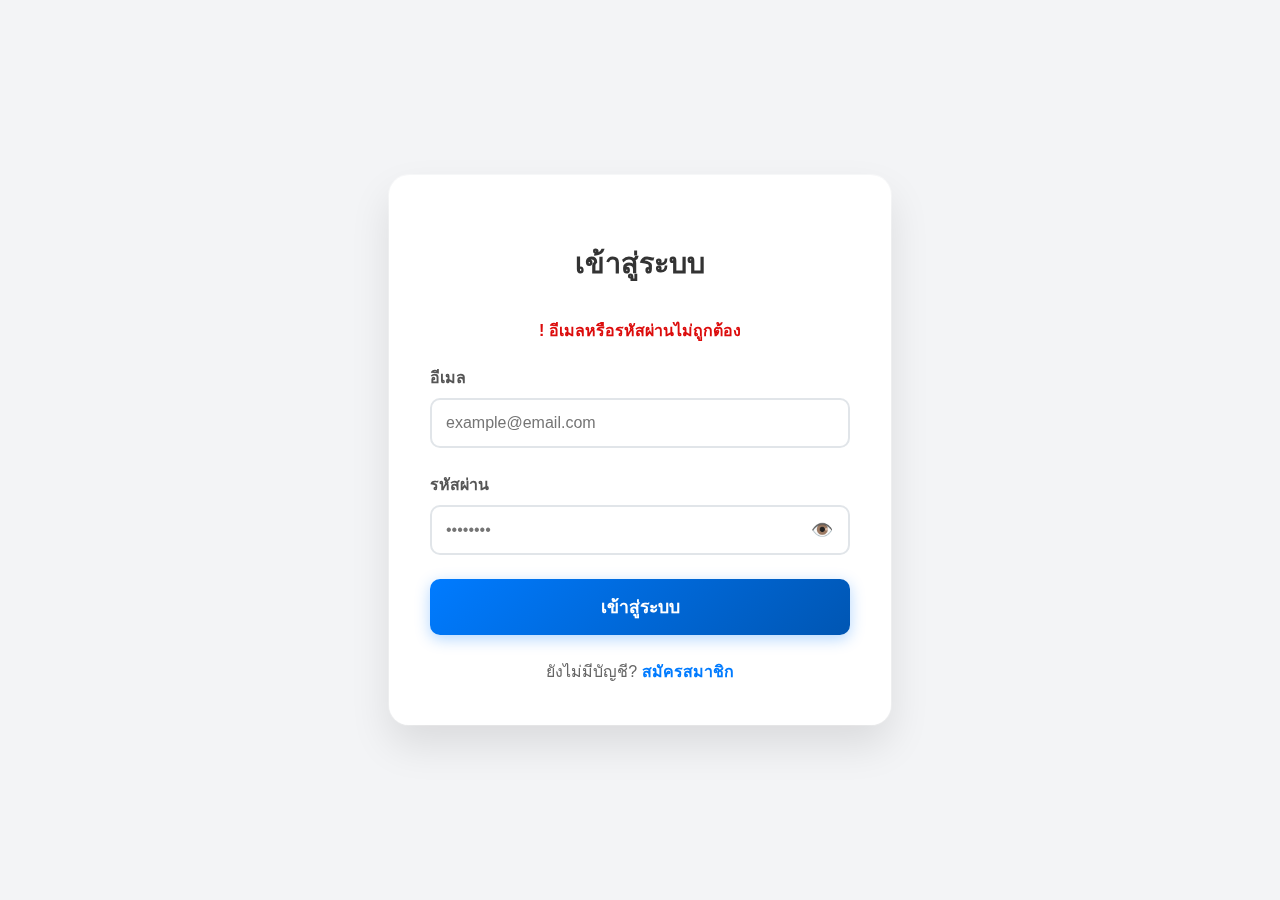
<file: loginfail.html>
<!DOCTYPE html>
<html lang="th">
<head>
  <meta charset="UTF-8" />
  <meta name="viewport" content="width=device-width, initial-scale=1.0"/>
  <title>เข้าสู่ระบบ | UPath</title>
  <style>
    body {
      font-family: sans-serif;
      background:#F3F4F6 ;
      display: flex;
      align-items: center;
      justify-content: center;
      height: 100vh;
      margin: 0;
    }
    
    .login-container {
      background: rgba(255, 255, 255, 0.95);
      backdrop-filter: blur(10px);
      padding: 2.5rem;
      border-radius: 20px;
      box-shadow: 
        0 20px 40px rgba(0,0,0,0.1),
        0 0 0 1px rgba(255,255,255,0.5);
      width: 100%;
      max-width: 420px;
      border: 1px solid rgba(255,255,255,0.2);
    }
    
    h2 {
      text-align: center;
      margin-bottom: 2rem;
      color: #333;
      font-size: 1.8rem;
      font-weight: 600;
    }
    
    label {
      display: block;
      margin-bottom: 0.5rem;
      font-weight: 600;
      color: #555;
    }
    
    input[type="email"] {
      width: 100%;
      padding: 0.875rem;
      margin-bottom: 1.5rem;
      border: 2px solid #e1e5e9;
      border-radius: 10px;
      box-sizing: border-box;
      font-size: 1rem;
      transition: all 0.3s ease;
    }
    
    input[type="email"]:focus {
      outline: none;
      border-color: #007bff;
      box-shadow: 0 0 0 3px rgba(0,123,255,0.1);
    }
    
    .password-wrapper {
      position: relative;
      margin-bottom: 1.5rem;
    }
    
    .password-wrapper input[type="password"],
    .password-wrapper input[type="text"] {
      width: 100%;
      padding: 0.875rem;
      padding-right: 45px; /* เพิ่มพื้นที่สำหรับไอคอน */
      border: 2px solid #e1e5e9;
      border-radius: 10px;
      box-sizing: border-box;
      font-size: 1rem;
      transition: all 0.3s ease;
    }
    
    .password-wrapper input:focus {
      outline: none;
      border-color: #007bff;
      box-shadow: 0 0 0 3px rgba(0,123,255,0.1);
    }
    
    .toggle-password {
      position: absolute;
      right: 12px;
      top: 50%;
      transform: translateY(-50%);
      cursor: pointer;
      font-size: 18px;
      color: #666;
      user-select: none;
      padding: 5px;
      transition: color 0.3s ease;
    }
    
    .toggle-password:hover {
      color: #007bff;
    }
    
    .toggle-password.active {
      color: #007bff;
    }
    
    button {
      width: 100%;
      padding: 0.875rem;
      background: linear-gradient(135deg, #007bff 0%, #0056b3 100%);
      color: white;
      border: none;
      border-radius: 10px;
      font-size: 1.1rem;
      font-weight: 600;
      cursor: pointer;
      transition: all 0.3s ease;
      box-shadow: 0 4px 15px rgba(0,123,255,0.3);
    }
    
    button:hover {
      background: linear-gradient(135deg, #0056b3 0%, #004494 100%);
      transform: translateY(-2px);
      box-shadow: 0 6px 20px rgba(0,123,255,0.4);
    }
    
    .register-link {
      text-align: center;
      margin-top: 1.5rem;
      color: #666;
    }
    
    .register-link a {
      color: #007bff;
      text-decoration: none;
      font-weight: 600;
    }
    
    .register-link a:hover {
      text-decoration: underline;
    }
    
    /* Responsive */
    @media (max-width: 480px) {
      .login-container {
        margin: 20px;
        padding: 2rem;
      }
    }

    h4 {
      color: rgb(220, 12, 12);
      display: flex;
      justify-content: center;
    }
  </style>
</head>
<body>
  
  <div class="login-container">
    <h2>เข้าสู่ระบบ</h2>
    <form action="login.php" method="POST">
      <h4>! อีเมลหรือรหัสผ่านไม่ถูกต้อง </h4>
      <label for="email">อีเมล</label>
      <input type="email" id="email" name="email" placeholder="example@email.com" required />
      
      <label for="password">รหัสผ่าน</label>
      <div class="password-wrapper">
        <input type="password" id="password" name="password" placeholder="••••••••" required />
        <span class="toggle-password" id="toggleIcon" onclick="togglePassword()">👁️</span>
      </div>
      
      <button type="submit">เข้าสู่ระบบ</button>
    </form>
    
    <div class="register-link">
      ยังไม่มีบัญชี? <a href="register.html">สมัครสมาชิก</a>
    </div>
  </div>
  
  <script>
    function togglePassword() {
      const passwordField = document.getElementById("password");
      const toggleIcon = document.getElementById("toggleIcon");
      
      if (passwordField.type === "password") {
        passwordField.type = "text";
        toggleIcon.innerHTML = "👁️"; // เปลี่ยนเป็นไอคอนซ่อน
        toggleIcon.classList.add("active");
      } else {
        passwordField.type = "password";
        toggleIcon.innerHTML = "👁️"; // เปลี่ยนกลับเป็นไอคอนแสดง
        toggleIcon.classList.remove("active");
      }
    }
  </script>
  
</body>
</html>
</file>
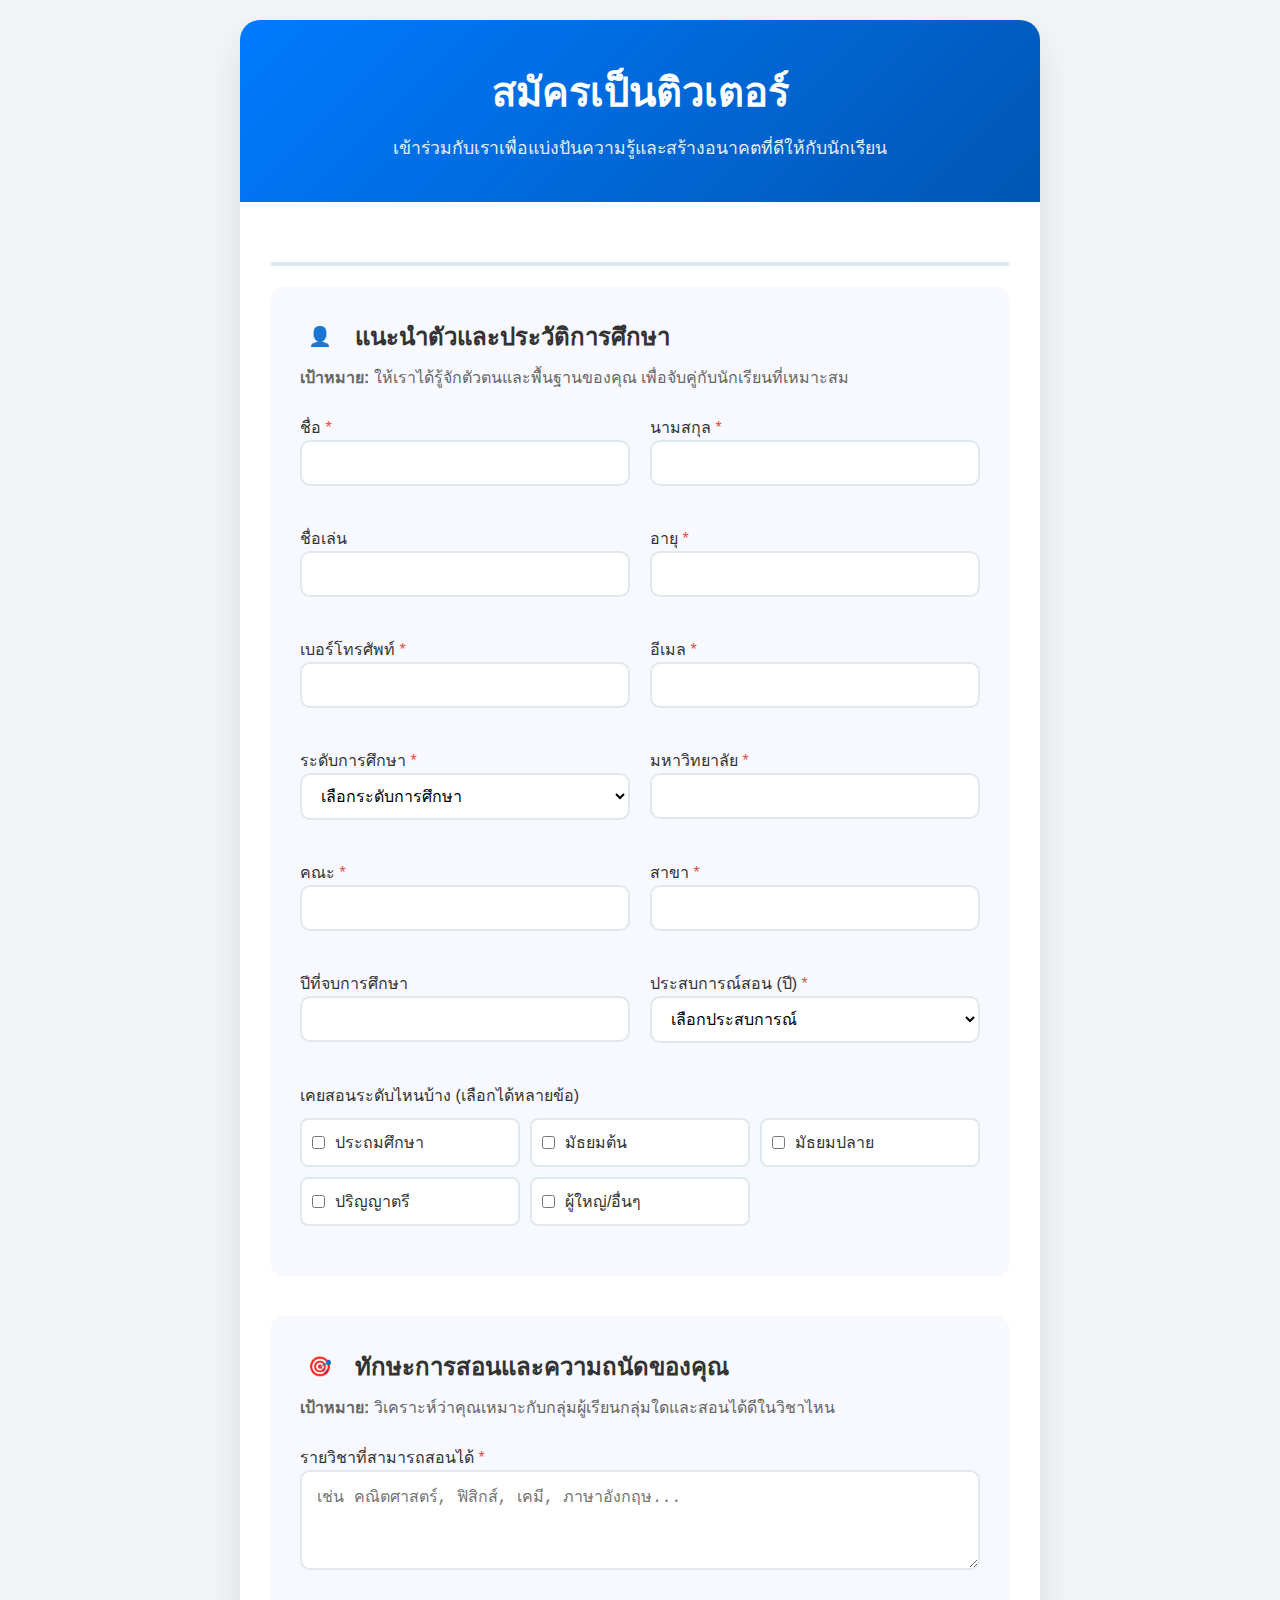
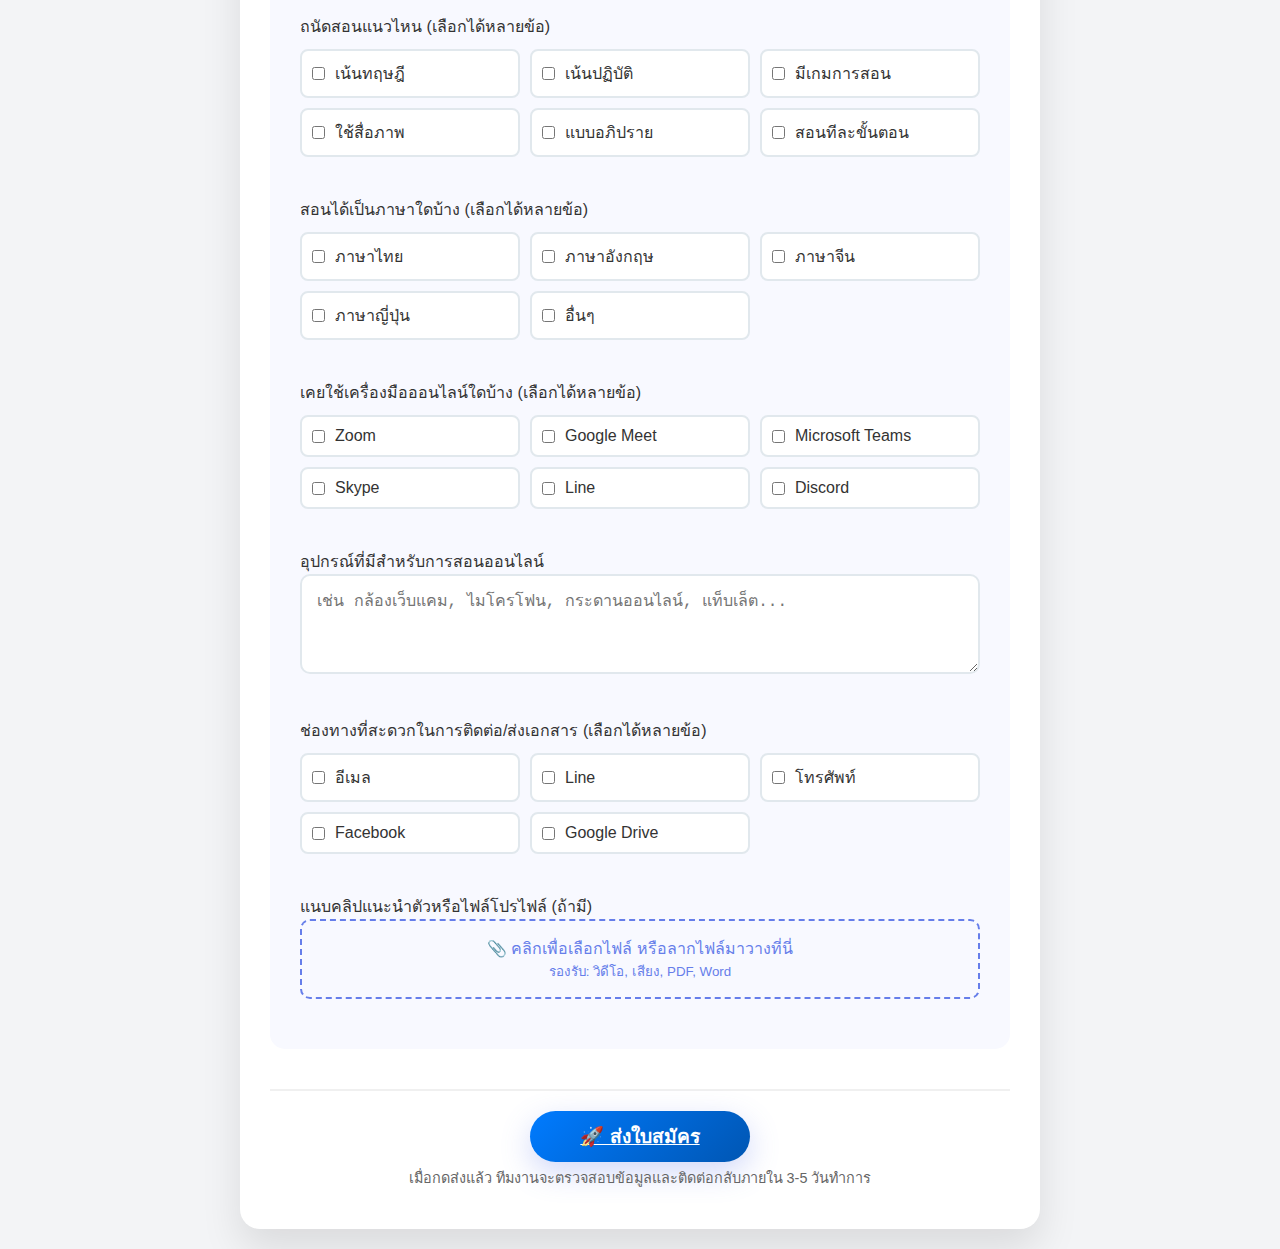
<file: reg-tutor.html>
<!DOCTYPE html>
<html lang="th">
<head>
    <meta charset="UTF-8">
    <meta name="viewport" content="width=device-width, initial-scale=1.0">
    <title>สมัครเป็นติวเตอร์</title>
    <link href="https://fonts.googleapis.com/css2?family=Archivo:wght@400;700;900&display=swap" rel="stylesheet">

    <style>
        * {
            margin: 0;
            padding: 0;
            box-sizing: border-box;
        }

        body {
            font-family: sans-serif;
            background: #F3F4F6;
            min-height: 100vh;
            padding: 20px;
     
        }

        .container {
            max-width: 800px;
            margin: 0 auto;
            background: white;
            border-radius: 20px;
            box-shadow: 0 20px 40px rgba(0,0,0,0.1);
            overflow: hidden;
        }

        .header {
            background: linear-gradient(135deg, #007bff 0%, #0056b3 100%);
            color: white;
            padding: 40px 30px;
            text-align: center;
        }

        .header h1 {
            font-size: 2.5rem;
            margin-bottom: 10px;
            font-weight: 600;
        }

        .header p {
            font-size: 1.1rem;
            opacity: 0.9;
        }

        .form-container {
            padding: 40px 30px;
        }

        .section {
            margin-bottom: 40px;
            background: #f8f9ff;
            border-radius: 15px;
            padding: 30px;
            /* border-left: 5px solid #007bff; */
        }

        .section h2 {
            color: #333;
            font-size: 1.5rem;
            margin-bottom: 10px;
            display: flex;
            align-items: center;
            gap: 15px;
        }

        .section-icon {
            width: 40px;
            height: 40px;
            /* background: #c7c7c8; */
            border-radius: 50%;
            display: flex;
            align-items: center;
            justify-content: center;
            color: white;
            font-size: 1.2rem;
        }

        .section-description {
            color: #666;
            margin-bottom: 25px;
            font-size: 1rem;
            line-height: 1.5;
        }

        .form-grid {
            display: grid;
            grid-template-columns: repeat(auto-fit, minmax(300px, 1fr));
            gap: 20px;
        }

        .form-group {
            margin-bottom: 20px;
        }

        .form-group.full-width {
            grid-column: 1 / -1;
        }

        label {
            display: block;
            color: #333;
            font-weight: 500;
            /* margin-bottom: 8px; */
            font-size: 1rem;

        }

        .required {
            color: #e74c3c;
        }

        input, select, textarea {
            width: 100%;
            padding: 12px 15px;
            border: 2px solid #e1e8ed;
            border-radius: 10px;
            font-size: 1rem;
            transition: all 0.3s ease;
            background: white;
        }

        input:focus, select:focus, textarea:focus {
            outline: none;
            border-color: #667eea;
            box-shadow: 0 0 0 3px rgba(102, 126, 234, 0.1);
        }

        textarea {
            resize: vertical;
            min-height: 100px;
        }

        .checkbox-group {
            display: grid;
            grid-template-columns: repeat(auto-fit, minmax(200px, 1fr));
            gap: 10px;
            margin-top: 10px;
        }

        .checkbox-item {
            display: flex;
            align-items: center;
            gap: 10px;
            padding: 10px;
            background: white;
            border-radius: 8px;
            border: 2px solid #e1e8ed;
            transition: all 0.3s ease;
        }

        .checkbox-item:hover {
            border-color: #667eea;
        }

        .checkbox-item input[type="checkbox"] {
            width: auto;
            margin: 0;
        }

        .file-upload {
            position: relative;
            display: inline-block;
            cursor: pointer;
            width: 100%;
        }

        .file-upload input[type="file"] {
            position: absolute;
            opacity: 0;
            width: 100%;
            height: 100%;
            cursor: pointer;
        }

        .file-upload-label {
            display: block;
            padding: 15px;
            background: #f8f9ff;
            border: 2px dashed #667eea;
            border-radius: 10px;
            text-align: center;
            color: #667eea;
            font-weight: 500;
            transition: all 0.3s ease;
        }

        .file-upload:hover .file-upload-label {
            background: #667eea;
            color: white;
        }

        .submit-section {
            text-align: center;
            margin-top: 40px;
            padding-top: 30px;
            border-top: 2px solid #f0f0f0;
        }

        .submit-btn {
            background: linear-gradient(135deg, #007bff 0%, #0056b3 100%);
            color: white;
            padding: 15px 50px;
            border: none;
            border-radius: 50px;
            font-size: 1.2rem;
            font-weight: 600;
            cursor: pointer;
            transition: all 0.3s ease;
            box-shadow: 0 10px 30px rgba(102, 126, 234, 0.3);
        }

        .submit-btn:hover {
            transform: translateY(-2px);
            box-shadow: 0 15px 40px rgba(102, 126, 234, 0.4);
        }

        .progress-bar {
            height: 4px;
            background: #e1e8ed;
            border-radius: 2px;
            margin: 20px 0;
            overflow: hidden;
        }

        .progress-fill {
            height: 100%;
            background: linear-gradient(135deg, #007bff 0%, #0056b3 100%);
            width: 0%;
            transition: width 0.3s ease;
        }

        @media (max-width: 768px) {
            .container {
                margin: 10px;
                border-radius: 15px;
            }
            
            .header {
                padding: 30px 20px;
            }
            
            .header h1 {
                font-size: 2rem;
            }
            
            .form-container {
                padding: 17px 20px;
            }
            
            .section {
                padding: 20px;
            }
            
            .form-grid {
                grid-template-columns: 1fr;
            }
        }
    </style>
</head>
<body>
    <div class="container">
        <div class="header">
            <h1>สมัครเป็นติวเตอร์</h1>
            <p>เข้าร่วมกับเราเพื่อแบ่งปันความรู้และสร้างอนาคตที่ดีให้กับนักเรียน</p>
        </div>

        <div class="form-container">
            <div class="progress-bar">
                <div class="progress-fill" id="progressFill"></div>
            </div>

            <form id="tutorForm">
                <!-- พาร์ทที่ 1: ข้อมูลพื้นฐานและการศึกษา -->
                <div class="section">
                    <h2>
                        <div class="section-icon">👤</div>
                        แนะนำตัวและประวัติการศึกษา
                    </h2>
                    <p class="section-description">
                        <strong>เป้าหมาย:</strong> ให้เราได้รู้จักตัวตนและพื้นฐานของคุณ เพื่อจับคู่กับนักเรียนที่เหมาะสม
                    </p>

                    <div class="form-grid">
                        <div class="form-group">
                            <label for="firstName">ชื่อ <span class="required">*</span></label>
                            <input type="text" id="firstName" name="firstName" required>
                        </div>

                        <div class="form-group">
                            <label for="lastName">นามสกุล <span class="required">*</span></label>
                            <input type="text" id="lastName" name="lastName" required>
                        </div>

                        <div class="form-group">
                            <label for="nickname">ชื่อเล่น</label>
                            <input type="text" id="nickname" name="nickname">
                        </div>

                        <div class="form-group">
                            <label for="age">อายุ <span class="required">*</span></label>
                            <input type="number" id="age" name="age" min="18" max="100" required>
                        </div>

                        <div class="form-group">
                            <label for="phone">เบอร์โทรศัพท์ <span class="required">*</span></label>
                            <input type="tel" id="phone" name="phone" required>
                        </div>

                        <div class="form-group">
                            <label for="email">อีเมล <span class="required">*</span></label>
                            <input type="email" id="email" name="email" required>
                        </div>

                        <div class="form-group">
                            <label for="education">ระดับการศึกษา <span class="required">*</span></label>
                            <select id="education" name="education" required>
                                <option value="">เลือกระดับการศึกษา</option>
                                <option value="ปริญญาตรี">ปริญญาตรี</option>
                                <option value="ปริญญาโท">ปริญญาโท</option>
                                <option value="ปริญญาเอก">ปริญญาเอก</option>
                                <option value="อื่นๆ">อื่นๆ</option>
                            </select>
                        </div>

                        <div class="form-group">
                            <label for="university">มหาวิทยาลัย <span class="required">*</span></label>
                            <input type="text" id="university" name="university" required>
                        </div>

                        <div class="form-group">
                            <label for="faculty">คณะ <span class="required">*</span></label>
                            <input type="text" id="faculty" name="faculty" required>
                        </div>

                        <div class="form-group">
                            <label for="major">สาขา <span class="required">*</span></label>
                            <input type="text" id="major" name="major" required>
                        </div>

                        <div class="form-group">
                            <label for="graduationYear">ปีที่จบการศึกษา</label>
                            <input type="number" id="graduationYear" name="graduationYear" min="1990" max="2030">
                        </div>

                        <div class="form-group">
                            <label for="experience">ประสบการณ์สอน (ปี) <span class="required">*</span></label>
                            <select id="experience" name="experience" required>
                                <option value="">เลือกประสบการณ์</option>
                                <option value="ไม่มีประสบการณ์">ไม่มีประสบการณ์</option>
                                <option value="น้อยกว่า 1 ปี">น้อยกว่า 1 ปี</option>
                                <option value="1-2 ปี">1-2 ปี</option>
                                <option value="3-5 ปี">3-5 ปี</option>
                                <option value="มากกว่า 5 ปี">มากกว่า 5 ปี</option>
                            </select>
                        </div>

                        <div class="form-group full-width">
                            <label>เคยสอนระดับไหนบ้าง (เลือกได้หลายข้อ)</label>
                            <div class="checkbox-group">
                                <div class="checkbox-item">
                                    <input type="checkbox" id="level1" name="teachingLevels" value="ประถมศึกษา">
                                    <label for="level1">ประถมศึกษา</label>
                                </div>
                                <div class="checkbox-item">
                                    <input type="checkbox" id="level2" name="teachingLevels" value="มัธยมต้น">
                                    <label for="level2">มัธยมต้น</label>
                                </div>
                                <div class="checkbox-item">
                                    <input type="checkbox" id="level3" name="teachingLevels" value="มัธยมปลาย">
                                    <label for="level3">มัธยมปลาย</label>
                                </div>
                                <div class="checkbox-item">
                                    <input type="checkbox" id="level4" name="teachingLevels" value="ปริญญาตรี">
                                    <label for="level4">ปริญญาตรี</label>
                                </div>
                                <div class="checkbox-item">
                                    <input type="checkbox" id="level5" name="teachingLevels" value="ผู้ใหญ่">
                                    <label for="level5">ผู้ใหญ่/อื่นๆ</label>
                                </div>
                            </div>
                        </div>
                    </div>
                </div>

                <!-- พาร์ทที่ 2: ความเชี่ยวชาญในการสอน -->
                <div class="section">
                    <h2>
                        <div class="section-icon">🎯</div>
                        ทักษะการสอนและความถนัดของคุณ
                    </h2>
                    <p class="section-description">
                        <strong>เป้าหมาย:</strong> วิเคราะห์ว่าคุณเหมาะกับกลุ่มผู้เรียนกลุ่มใดและสอนได้ดีในวิชาไหน
                    </p>

                    <div class="form-grid">
                        <div class="form-group full-width">
                            <label for="subjects">รายวิชาที่สามารถสอนได้ <span class="required">*</span></label>
                            <textarea id="subjects" name="subjects" placeholder="เช่น คณิตศาสตร์, ฟิสิกส์, เคมี, ภาษาอังกฤษ..." required></textarea>
                        </div>

                        <div class="form-group full-width">
                            <label>ถนัดสอนแนวไหน (เลือกได้หลายข้อ)</label>
                            <div class="checkbox-group">
                                <div class="checkbox-item">
                                    <input type="checkbox" id="theory" name="teachingStyle" value="เน้นทฤษฎี">
                                    <label for="theory">เน้นทฤษฎี</label>
                                </div>
                                <div class="checkbox-item">
                                    <input type="checkbox" id="practical" name="teachingStyle" value="เน้นปฏิบัติ">
                                    <label for="practical">เน้นปฏิบัติ</label>
                                </div>
                                <div class="checkbox-item">
                                    <input type="checkbox" id="interactive" name="teachingStyle" value="มีเกมการสอน">
                                    <label for="interactive">มีเกมการสอน</label>
                                </div>
                                <div class="checkbox-item">
                                    <input type="checkbox" id="visual" name="teachingStyle" value="ใช้สื่อภาพ">
                                    <label for="visual">ใช้สื่อภาพ</label>
                                </div>
                                <div class="checkbox-item">
                                    <input type="checkbox" id="discussion" name="teachingStyle" value="แบบอภิปราย">
                                    <label for="discussion">แบบอภิปราย</label>
                                </div>
                                <div class="checkbox-item">
                                    <input type="checkbox" id="stepbystep" name="teachingStyle" value="สอนทีละขั้นตอน">
                                    <label for="stepbystep">สอนทีละขั้นตอน</label>
                                </div>
                            </div>
                        </div>

                        <div class="form-group full-width">
                            <label>สอนได้เป็นภาษาใดบ้าง (เลือกได้หลายข้อ)</label>
                            <div class="checkbox-group">
                                <div class="checkbox-item">
                                    <input type="checkbox" id="thai" name="languages" value="ภาษาไทย">
                                    <label for="thai">ภาษาไทย</label>
                                </div>
                                <div class="checkbox-item">
                                    <input type="checkbox" id="english" name="languages" value="ภาษาอังกฤษ">
                                    <label for="english">ภาษาอังกฤษ</label>
                                </div>
                                <div class="checkbox-item">
                                    <input type="checkbox" id="chinese" name="languages" value="ภาษาจีน">
                                    <label for="chinese">ภาษาจีน</label>
                                </div>
                                <div class="checkbox-item">
                                    <input type="checkbox" id="japanese" name="languages" value="ภาษาญี่ปุ่น">
                                    <label for="japanese">ภาษาญี่ปุ่น</label>
                                </div>
                                <div class="checkbox-item">
                                    <input type="checkbox" id="otherlang" name="languages" value="อื่นๆ">
                                    <label for="otherlang">อื่นๆ</label>
                                </div>
                            </div>
                        </div>

                        <div class="form-group full-width">
                            <label>เคยใช้เครื่องมือออนไลน์ใดบ้าง (เลือกได้หลายข้อ)</label>
                            <div class="checkbox-group">
                                <div class="checkbox-item">
                                    <input type="checkbox" id="zoom" name="onlineTools" value="Zoom">
                                    <label for="zoom">Zoom</label>
                                </div>
                                <div class="checkbox-item">
                                    <input type="checkbox" id="meet" name="onlineTools" value="Google Meet">
                                    <label for="meet">Google Meet</label>
                                </div>
                                <div class="checkbox-item">
                                    <input type="checkbox" id="teams" name="onlineTools" value="Microsoft Teams">
                                    <label for="teams">Microsoft Teams</label>
                                </div>
                                <div class="checkbox-item">
                                    <input type="checkbox" id="skype" name="onlineTools" value="Skype">
                                    <label for="skype">Skype</label>
                                </div>
                                <div class="checkbox-item">
                                    <input type="checkbox" id="line" name="onlineTools" value="Line">
                                    <label for="line">Line</label>
                                </div>
                                <div class="checkbox-item">
                                    <input type="checkbox" id="discord" name="onlineTools" value="Discord">
                                    <label for="discord">Discord</label>
                                </div>
                            </div>
                        </div>

                        <div class="form-group full-width">
                            <label for="equipment">อุปกรณ์ที่มีสำหรับการสอนออนไลน์</label>
                            <textarea id="equipment" name="equipment" placeholder="เช่น กล้องเว็บแคม, ไมโครโฟน, กระดานออนไลน์, แท็บเล็ต..."></textarea>
                        </div>

                        <div class="form-group full-width">
                            <label>ช่องทางที่สะดวกในการติดต่อ/ส่งเอกสาร (เลือกได้หลายข้อ)</label>
                            <div class="checkbox-group">
                                <div class="checkbox-item">
                                    <input type="checkbox" id="email-contact" name="contactChannels" value="อีเมล">
                                    <label for="email-contact">อีเมล</label>
                                </div>
                                <div class="checkbox-item">
                                    <input type="checkbox" id="line-contact" name="contactChannels" value="Line">
                                    <label for="line-contact">Line</label>
                                </div>
                                <div class="checkbox-item">
                                    <input type="checkbox" id="phone-contact" name="contactChannels" value="โทรศัพท์">
                                    <label for="phone-contact">โทรศัพท์</label>
                                </div>
                                <div class="checkbox-item">
                                    <input type="checkbox" id="facebook" name="contactChannels" value="Facebook">
                                    <label for="facebook">Facebook</label>
                                </div>
                                <div class="checkbox-item">
                                    <input type="checkbox" id="google-drive" name="contactChannels" value="Google Drive">
                                    <label for="google-drive">Google Drive</label>
                                </div>
                            </div>
                        </div>

                        <div class="form-group full-width">
                            <label for="portfolio">แนบคลิปแนะนำตัวหรือไฟล์โปรไฟล์ (ถ้ามี)</label>
                            <div class="file-upload">
                                <input type="file" id="portfolio" name="portfolio" accept="video/*,audio/*,.pdf,.doc,.docx" multiple>
                                <label for="portfolio" class="file-upload-label">
                                    📎 คลิกเพื่อเลือกไฟล์ หรือลากไฟล์มาวางที่นี่
                                    <br><small>รองรับ: วิดีโอ, เสียง, PDF, Word</small>
                                </label>
                            </div>
                        </div>
                    </div>
                </div>

                <div class="submit-section">
                  
                        <a href="index.php" type="submit" class="submit-btn">
                            🚀 ส่งใบสมัคร
                        
                    </a>
                    <p style="margin-top: 15px; color: #666; font-size: 0.9rem;">
                        เมื่อกดส่งแล้ว ทีมงานจะตรวจสอบข้อมูลและติดต่อกลับภายใน 3-5 วันทำการ
                    </p>
                </div>
            </form>
        </div>
    </div>

    <script>
        // Progress bar functionality
        function updateProgress() {
            const form = document.getElementById('tutorForm');
            const formData = new FormData(form);
            const totalFields = form.querySelectorAll('input[required], select[required], textarea[required]').length;
            let filledFields = 0;

            // Count required fields that are filled
            form.querySelectorAll('input[required], select[required], textarea[required]').forEach(field => {
                if (field.value.trim() !== '') {
                    filledFields++;
                }
            });

            // Count checkbox groups
            const checkboxGroups = ['teachingLevels', 'teachingStyle', 'languages', 'onlineTools', 'contactChannels'];
            checkboxGroups.forEach(groupName => {
                const checked = form.querySelectorAll(`input[name="${groupName}"]:checked`);
                if (checked.length > 0) {
                    filledFields += 0.5; // Each group worth 0.5 points
                }
            });

            const progress = Math.min((filledFields / (totalFields + 2.5)) * 100, 100); // +2.5 for checkbox groups
            document.getElementById('progressFill').style.width = progress + '%';
        }

        // File upload display
        document.getElementById('portfolio').addEventListener('change', function(e) {
            const label = document.querySelector('.file-upload-label');
            const files = e.target.files;
            
            if (files.length > 0) {
                const fileNames = Array.from(files).map(file => file.name).join(', ');
                label.innerHTML = `✅ เลือกไฟล์แล้ว: ${fileNames}`;
                label.style.background = '#e8f5e8';
                label.style.color = '#2d5a2d';
            } else {
                label.innerHTML = `📎 คลิกเพื่อเลือกไฟล์ หรือลากไฟล์มาวางที่นี่<br><small>รองรับ: วิดีโอ, เสียง, PDF, Word</small>`;
            }
        });

        // Form submission
        document.getElementById('tutorForm').addEventListener('submit', function(e) {
            e.preventDefault();
            
            // Collect all form data
            const formData = new FormData(this);
            const data = {};
            
            // Regular fields
            for (let [key, value] of formData.entries()) {
                if (data[key]) {
                    if (Array.isArray(data[key])) {
                        data[key].push(value);
                    } else {
                        data[key] = [data[key], value];
                    }
                } else {
                    data[key] = value;
                }
            }
            
            // Checkbox arrays
            const checkboxGroups = ['teachingLevels', 'teachingStyle', 'languages', 'onlineTools', 'contactChannels'];
            checkboxGroups.forEach(groupName => {
                const checked = this.querySelectorAll(`input[name="${groupName}"]:checked`);
                data[groupName] = Array.from(checked).map(cb => cb.value);
            });
            
            // Show success message
            alert('✅ ส่งใบสมัครเรียบร้อยแล้ว!\n\nขอบคุณที่สนใจเป็นติวเตอร์กับเรา\nทีมงานจะตรวจสอบข้อมูลและติดต่อกลับภายใน 3-5 วันทำการ');
            
            console.log('Form Data:', data);
        });

        // Add event listeners for progress tracking
        document.querySelectorAll('input, select, textarea').forEach(field => {
            field.addEventListener('change', updateProgress);
            field.addEventListener('input', updateProgress);
        });

        // Initial progress update
        updateProgress();

        // Smooth scrolling animation
        document.querySelectorAll('input, select, textarea').forEach(field => {
            field.addEventListener('focus', function() {
                this.parentElement.style.transform = 'translateY(-2px)';
                this.parentElement.style.transition = 'transform 0.2s ease';
            });
            
            field.addEventListener('blur', function() {
                this.parentElement.style.transform = 'translateY(0)';
            });
        });
    </script>
</body>
</html>
</file>
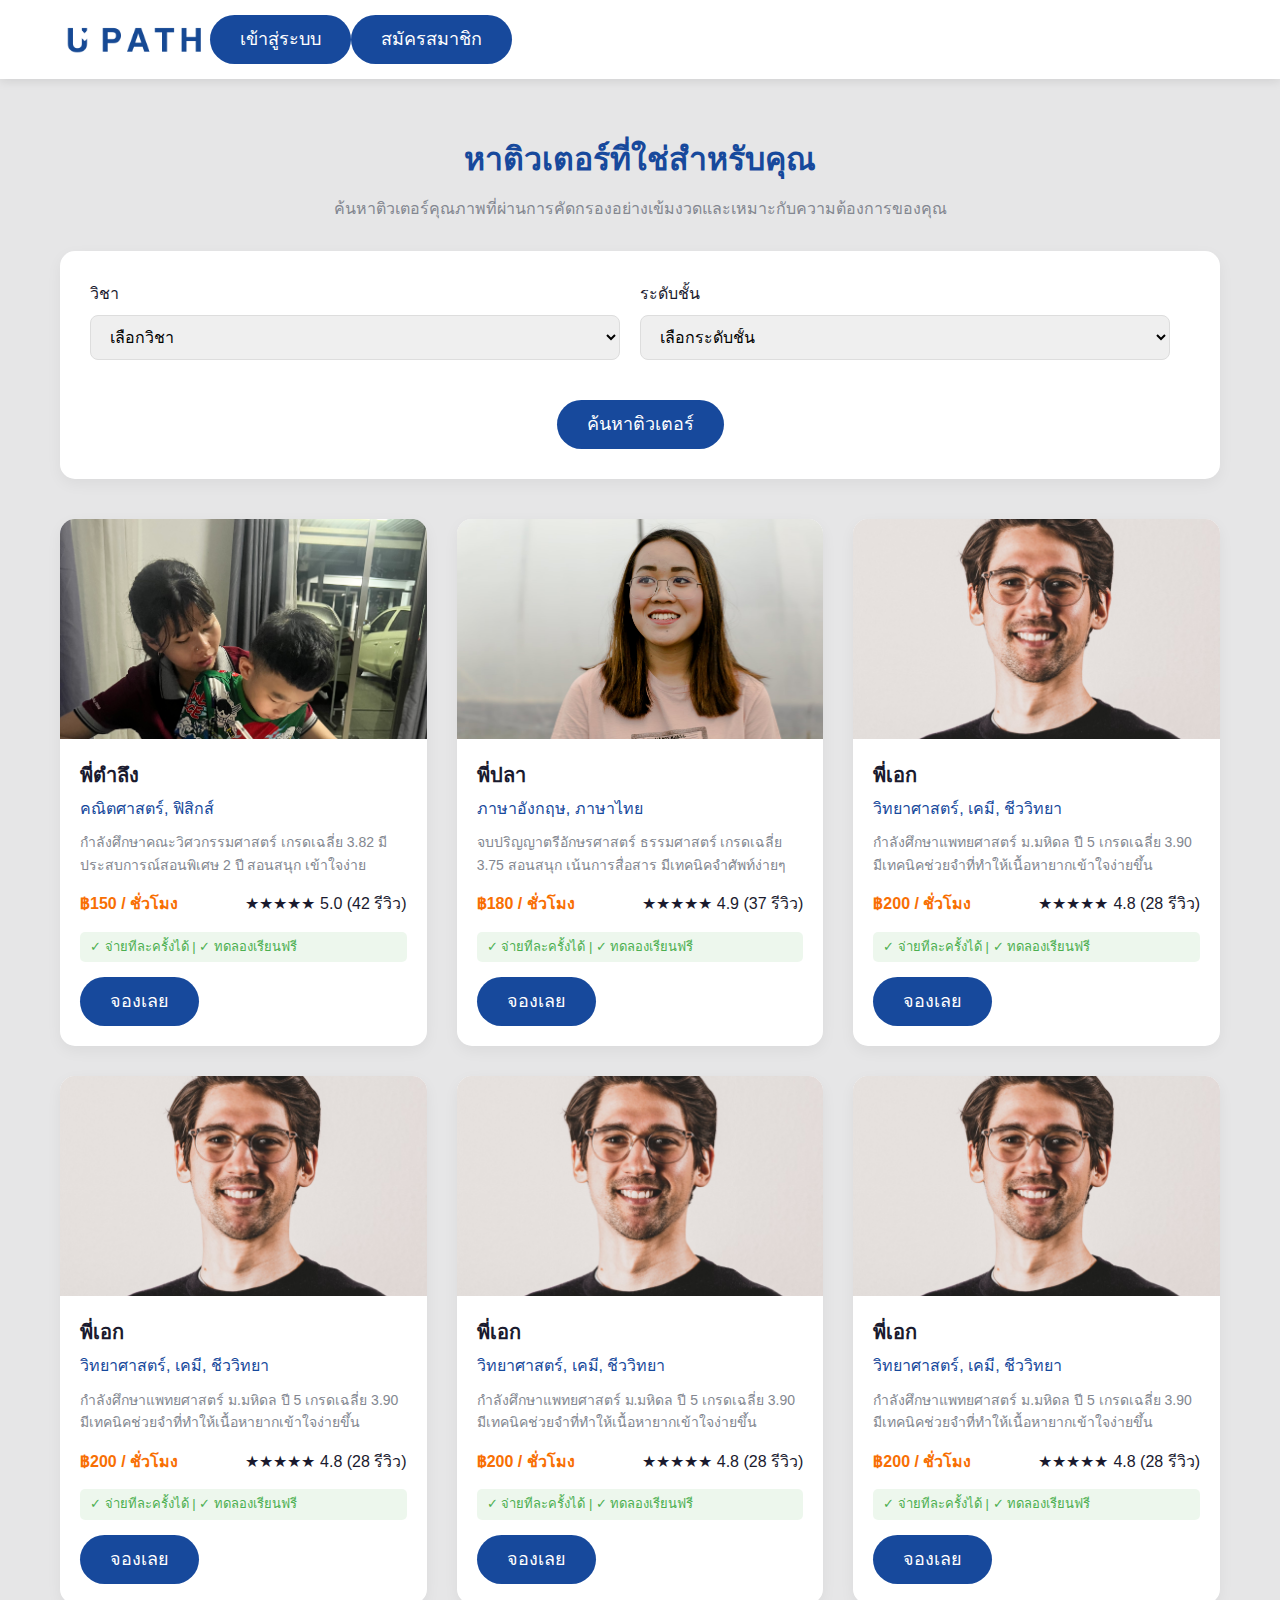
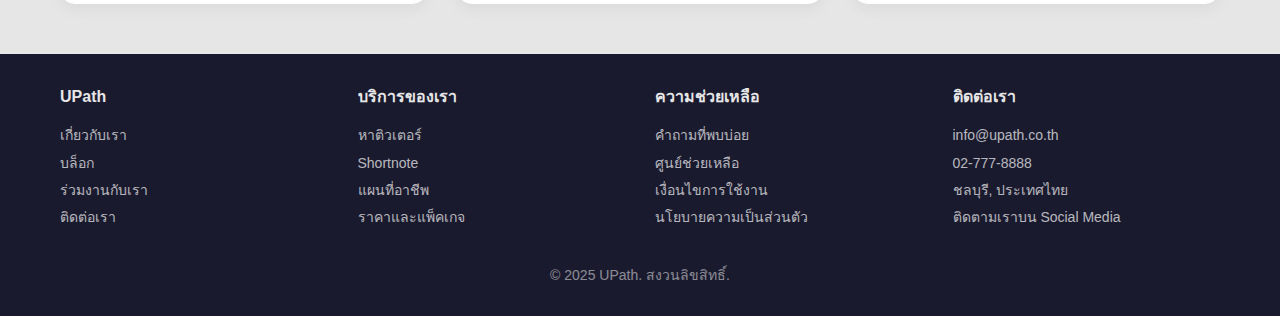
<file: tutors.html>
<!DOCTYPE html>
<html lang="en">
<head>
    <meta charset="UTF-8">
    <meta name="viewport" content="width=device-width, initial-scale=1.0">
    <title>Document</title>
    <link rel="stylesheet" href="tutor.css">
</head>

<body>

    <!-- Header -->
  <header>
    <div class="container">
      <div class="header-content">
        <div class="logo">
          <img src="image/UPARTFINAL.png" alt="">
          
          <a href="login.html" class="btn secondary">เข้าสู่ระบบ</a>
          <a href="register.html" class="btn">สมัครสมาชิก</a>
        </div>
      </div>
    </div>
  </header>

    <section class="tutors" id="tutors">
    <div class="container">
      <div class="section-title">
        <br>
        <h2>หาติวเตอร์ที่ใช่สำหรับคุณ</h2>
        <p>ค้นหาติวเตอร์คุณภาพที่ผ่านการคัดกรองอย่างเข้มงวดและเหมาะกับความต้องการของคุณ</p>
      </div>
      
      <div class="search-container">
        <form class="search-form">
          <div class="form-group">
            <label for="subject">วิชา</label>
            <select id="subject">
              <option value="">เลือกวิชา</option>
              <option value="math">คณิตศาสตร์</option>
              <option value="science">วิทยาศาสตร์</option>
              <option value="english">ภาษาอังกฤษ</option>
              <option value="thai">ภาษาไทย</option>
              <option value="social">สังคมศึกษา</option>
            </select>
          </div>
          <div class="form-group">
            <label for="grade">ระดับชั้น</label>
            <select id="grade">
              <option value="">เลือกระดับชั้น</option>
              <option value="p1-3">ป.1-3</option>
              <option value="p4-6">ป.4-6</option>
              <option value="m1-3">ม.1-3</option>
              <option value="m4-6">ม.4-6</option>
              <option value="college">อุดมศึกษา</option>
            </select>
          </div>
          
         <div class="search-button">
          <a href="tutors.html" target="_blank" class="btn">ค้นหาติวเตอร์</a>
        </div>

        </form>
      </div>
      
      <div class="tutor-grid">
        <div class="tutor-card">
          <div class="tutor-image">
            <img width="100%" src="image/tam.jpeg" alt="ติวเตอร์ พี่แม็ค" />
          </div>
          <div class="tutor-detail">
            <h3 class="tutor-name">พี่ตำลึง</h3>
            <p class="tutor-subjects">คณิตศาสตร์, ฟิสิกส์</p>
            <p class="tutor-description">กำลังศึกษาคณะวิศวกรรมศาสตร์ เกรดเฉลี่ย 3.82 มีประสบการณ์สอนพิเศษ 2 ปี สอนสนุก เข้าใจง่าย</p>
            <div class="tutor-meta">
              <div class="tutor-price">฿150 / ชั่วโมง</div>
              <div class="tutor-rating">
                ★★★★★
                <span>5.0 (42 รีวิว)</span>
              </div>
            </div>
            <div class="flex-payment">
              ✓ จ่ายทีละครั้งได้ | ✓ ทดลองเรียนฟรี
            </div>
            <a href="#book-tutor" class="btn">จองเลย</a>
          </div>
        </div>
        
        <div class="tutor-card">
          <div class="tutor-image">
            <img width="100%" src="image/tutor2.avif" alt="ติวเตอร์ พี่ปลา" />
          </div>
          <div class="tutor-detail">
            <h3 class="tutor-name">พี่ปลา</h3>
            <p class="tutor-subjects">ภาษาอังกฤษ, ภาษาไทย</p>
            <p class="tutor-description">จบปริญญาตรีอักษรศาสตร์ ธรรมศาสตร์ เกรดเฉลี่ย 3.75 สอนสนุก เน้นการสื่อสาร มีเทคนิคจำศัพท์ง่ายๆ</p>
            <div class="tutor-meta">
              <div class="tutor-price">฿180 / ชั่วโมง</div>
              <div class="tutor-rating">
                ★★★★★
                <span>4.9 (37 รีวิว)</span>
              </div>
            </div>
            <div class="flex-payment">
              ✓ จ่ายทีละครั้งได้ | ✓ ทดลองเรียนฟรี
            </div>
            <a href="#book-tutor" class="btn">จองเลย</a>
          </div>
        </div>
        
        <div class="tutor-card">
          <div class="tutor-image">
            <img  src="image/tutor3.avif" alt="ติวเตอร์ พี่เอก" />
          </div>
          <div class="tutor-detail">
            <h3 class="tutor-name">พี่เอก</h3>
            <p class="tutor-subjects">วิทยาศาสตร์, เคมี, ชีววิทยา</p>
            <p class="tutor-description">กำลังศึกษาแพทยศาสตร์ ม.มหิดล ปี 5 เกรดเฉลี่ย 3.90 มีเทคนิคช่วยจำที่ทำให้เนื้อหายากเข้าใจง่ายขึ้น</p>
            <div class="tutor-meta">
              <div class="tutor-price">฿200 / ชั่วโมง</div>
              <div class="tutor-rating">
                ★★★★★
                <span>4.8 (28 รีวิว)</span>
              </div>
            </div>
            <div class="flex-payment">
              ✓ จ่ายทีละครั้งได้ | ✓ ทดลองเรียนฟรี
            </div>
            <a href="#book-tutor" class="btn">จองเลย</a>
          </div>
        </div>

        <div class="tutor-card">
          <div class="tutor-image">
            <img  src="image/tutor3.avif" alt="ติวเตอร์ พี่เอก" />
          </div>
          <div class="tutor-detail">
            <h3 class="tutor-name">พี่เอก</h3>
            <p class="tutor-subjects">วิทยาศาสตร์, เคมี, ชีววิทยา</p>
            <p class="tutor-description">กำลังศึกษาแพทยศาสตร์ ม.มหิดล ปี 5 เกรดเฉลี่ย 3.90 มีเทคนิคช่วยจำที่ทำให้เนื้อหายากเข้าใจง่ายขึ้น</p>
            <div class="tutor-meta">
              <div class="tutor-price">฿200 / ชั่วโมง</div>
              <div class="tutor-rating">
                ★★★★★
                <span>4.8 (28 รีวิว)</span>
              </div>
            </div>
            <div class="flex-payment">
              ✓ จ่ายทีละครั้งได้ | ✓ ทดลองเรียนฟรี
            </div>
            <a href="#book-tutor" class="btn">จองเลย</a>
          </div>
        </div>

        <div class="tutor-card">
          <div class="tutor-image">
            <img  src="image/tutor3.avif" alt="ติวเตอร์ พี่เอก" />
          </div>
          <div class="tutor-detail">
            <h3 class="tutor-name">พี่เอก</h3>
            <p class="tutor-subjects">วิทยาศาสตร์, เคมี, ชีววิทยา</p>
            <p class="tutor-description">กำลังศึกษาแพทยศาสตร์ ม.มหิดล ปี 5 เกรดเฉลี่ย 3.90 มีเทคนิคช่วยจำที่ทำให้เนื้อหายากเข้าใจง่ายขึ้น</p>
            <div class="tutor-meta">
              <div class="tutor-price">฿200 / ชั่วโมง</div>
              <div class="tutor-rating">
                ★★★★★
                <span>4.8 (28 รีวิว)</span>
              </div>
            </div>
            <div class="flex-payment">
              ✓ จ่ายทีละครั้งได้ | ✓ ทดลองเรียนฟรี
            </div>
            <a href="#book-tutor" class="btn">จองเลย</a>
          </div>
        </div>

        <div class="tutor-card">
          <div class="tutor-image">
            <img  src="image/tutor3.avif" alt="ติวเตอร์ พี่เอก" />
          </div>
          <div class="tutor-detail">
            <h3 class="tutor-name">พี่เอก</h3>
            <p class="tutor-subjects">วิทยาศาสตร์, เคมี, ชีววิทยา</p>
            <p class="tutor-description">กำลังศึกษาแพทยศาสตร์ ม.มหิดล ปี 5 เกรดเฉลี่ย 3.90 มีเทคนิคช่วยจำที่ทำให้เนื้อหายากเข้าใจง่ายขึ้น</p>
            <div class="tutor-meta">
              <div class="tutor-price">฿200 / ชั่วโมง</div>
              <div class="tutor-rating">
                ★★★★★
                <span>4.8 (28 รีวิว)</span>
              </div>
            </div>
            <div class="flex-payment">
              ✓ จ่ายทีละครั้งได้ | ✓ ทดลองเรียนฟรี
            </div>
            <a href="#book-tutor" class="btn">จองเลย</a>
          </div>
        </div>
      </div>
    </div>
  </section>

  <!-- Footer -->
  <footer>
    <div class="container" id="about">
      <div class="footer-content">
        <div class="footer-column">
          <h3>UPath</h3>
          <ul>
            <li><a href="#about">เกี่ยวกับเรา</a></li>
            <li><a href="#blog">บล็อก</a></li>
            <li><a href="#careers">ร่วมงานกับเรา</a></li>
            <li><a href="#contact">ติดต่อเรา</a></li>
          </ul>
        </div>
        <div class="footer-column">
          <h3>บริการของเรา</h3>
          <ul>
            <li><a href="#tutors">หาติวเตอร์</a></li>
            <li><a href="#shortnote">Shortnote</a></li>
            <li><a href="#career">แผนที่อาชีพ</a></li>
            <li><a href="#pricing">ราคาและแพ็คเกจ</a></li>
          </ul>
        </div>
        <div class="footer-column">
          <h3>ความช่วยเหลือ</h3>
          <ul>
            <li><a href="#faq">คำถามที่พบบ่อย</a></li>
            <li><a href="#support">ศูนย์ช่วยเหลือ</a></li>
            <li><a href="#terms">เงื่อนไขการใช้งาน</a></li>
            <li><a href="#privacy">นโยบายความเป็นส่วนตัว</a></li>
          </ul>
        </div>
        <div class="footer-column">
          <h3>ติดต่อเรา</h3>
          <ul>
            <li><a href="mailto:info@upath.co.th">info@upath.co.th</a></li>
            <li><a href="tel:+6627778888">02-777-8888</a></li>
            <li><a href="#location">ชลบุรี, ประเทศไทย</a></li>
            <li><a href="#social">ติดตามเราบน Social Media</a></li>
          </ul>
        </div>
      </div>
      <div class="copyright">
        <p>&copy; 2025 UPath. สงวนลิขสิทธิ์.</p>
      </div>
    </div>
  </footer>
  
</body>
</html>
</file>
<file: tutor.css>
:root {
    --primary: #17499C;
    --secondary: #f5f5f5;
    --accent: #F86F03;
    --light: #e6e6e7;
    --dark: #1A1A2E;
    --success: #4CAF50;
    --warning: #FFC107;
    --danger: #FF5252;
    --gray: #838790;
    --light-gray: #F3F4F6;
    --grayy : #b5976d ;
}

* {
    margin: 0;
    padding: 0;
    box-sizing: border-box;
    font-family: 'Prompt', 'Sarabun', -apple-system, BlinkMacSystemFont, sans-serif;
}

body {
    background-color: var(--light);
    color: var(--dark);
    line-height: 1.6;
}

.container {
    max-width: 1200px;
    margin: 0 auto;
    padding: 0 20px;
}

header {
  background-color: white;
  box-shadow: 0 2px 10px rgba(0,0,0,0.1);
  padding: 15px 0; /* เหมือน index.php */
  position: sticky;
  top: 0;
  z-index: 100;
  /* height: 87px;  <-- ลบบรรทัดนี้ออก */
}


.header-content {
  display: flex;
  justify-content: space-between;  /* แทน center */
  align-items: center;
}


.loggedin-box {
  display: flex;
  align-items: center;
  gap: 10px;
  color: rgb(255, 254, 251);
  margin-right: 10px;
  margin-left: auto;
  background:  #17499C;
  padding: 6px 12px;
  border-radius: 10px;
  font-family: sans-serif;
  font-size: 16px;
}

.btn-sign {
  background-color: #dc1a2e;
  padding: 10px 15px;
  color: white;
  border-radius: 8px;
  text-decoration: none;
  display: inline-block;
  transition: 0.3s;
  margin-left:10px;
}








.logo {
    /* font-size: 24px;
    font-weight: 700;
    color: var(--primary); */
    display: flex;
    align-items: center;
}

.logo img {
  width: 150px;   /* กำหนดขนาดกว้าง */
  height: auto;   /* ความสูงอัตโนมัติให้คงสัดส่วน */
  display: block;
}

.logo h3 {
    font-size: 42.5px;
    font-family: 'Archivo', sans-serif;
    
    font-weight: 700;
    color: var(--grayy);
}




.btn {
    display: inline-block;
    padding: 10px 30px;
    background-color: var(--primary);
    color: white;
    border-radius: 50px;
    text-decoration: none;
    font-weight: 500;
    transition: all 0.3s;
    border: none;
    cursor: pointer;
    font-size: 18px;
}

.btn:hover {
    background-color: #b3131d;
    transform: translateY(-2px);
    box-shadow: 0 5px 15px rgba(75, 86, 210, 0.3);
}

/* .search-tutors {
    margin-bottom: 30px;
} */

.btn-info {
    padding: 10px 30px;
    background-color: #d5d5d6;
    color: white;
    border-radius: 50px;
    text-decoration: none;
    font-weight: 500;
    transition: all 0.3s;
    border: none;
    cursor: pointer;
    font-size: 18px;
    margin-left: 5px;
}

.btn-info:hover {
    background-color: #636365;
    transform: translateY(-2px);
    box-shadow: 0 5px 15px rgba(25, 25, 27, 0.3);
}




.section-title {
    text-align: center;
    margin-bottom: 30px;

}

.section-title h2 {
    font-size: 32px;
    margin-bottom: 10px;
    color: var(--primary);
    margin-top: 30px;
    
}

.section-title p {
    color: var(--gray);
    max-width: 700px;
    margin: 0 auto;
}


.how-it-works {
    padding: 80px 0;
    background-color: white;
}



footer {
    padding: 30px 0;
    background-color: var(--dark);
    color: white;
}

.footer-content {
    display: grid;
    grid-template-columns: repeat(4, 1fr);
    gap: 30px;
}

.footer-column h3 {
    font-size: 16px;
    margin-bottom: 15px;
    color: var(--light);
}

.footer-column ul {
    list-style: none;
}

.footer-column ul li {
    margin-bottom: 5px;
    font-size: 14px;
}

.footer-column ul li a {
    color: rgba(255,255,255,0.7);
    text-decoration: none;
    transition: color 0.3s;
}

.footer-column ul li a:hover {
    color: white;
}

.copyright {
    margin-top: 30px;
    text-align: center;
    color: rgba(255,255,255,0.5);
    font-size: 14px;
}

/* Tutor finding page specific styles */
.search-container {
    background-color: white;
    padding: 30px;
    border-radius: 15px;
    box-shadow: 0 5px 15px rgba(0,0,0,0.05);
    margin-bottom: 40px;

}

.search-form {
    display: grid;
    grid-template-columns: repeat(2, 1fr);
    gap: 20px;

}

.form-group {
    margin-bottom: 20px;
}

.form-group label {
    display: block;
    margin-bottom: 8px;
    font-weight: 500;
}

.form-group input,
.form-group select {
    width: 100%;
    padding: 12px 15px;
    border: 1px solid #ddd;
    border-radius: 8px;
    font-size: 16px;
}

.search-button {
    grid-column: 1 / 4;
    text-align: center;
}

.boxtutors {
    margin: 50px 0;
}

.tutor-grid {
    display: grid;
    grid-template-columns: repeat(3, 1fr);
    gap: 30px;
    margin-bottom: 50px ;
}

.tutor-card {
    background: white;
    border-radius: 15px;
    overflow: hidden;
    box-shadow: 0 5px 15px rgba(0,0,0,0.05);
    transition: all 0.3s;
}

.tutor-card:hover {
    transform: translateY(-5px);
    box-shadow: 0 15px 30px rgba(0,0,0,0.1);
}

.tutor-image {
    height: 220px;
    background-color: #eee;
    display: flex;
    align-items: center;
    justify-content: center;
    position: relative;
}

.tutor-image img {
    width: 100%;
    height: 100%;
    object-fit: cover;
    display: block;
    object-position: center 30%;
}

.tutor-image img.image-tam {
  object-position: center 40%; /* ขยับขึ้นนิดหน่อย */
}

.tutor-image img.image-kiaw {
  object-position: center 40%; /* ขยับขึ้นนิดหน่อย */
}

.tutor-image img.image-loh{
  object-position: center 10%; /* ขยับขึ้นนิดหน่อย */
}


.tutor-detail {
    padding: 20px;
}

.tutor-name {
    font-size: 20px;
    font-weight: 600;
    margin-bottom: 5px;
}

.tutor-subjects {
    color: var(--primary);
    font-weight: 500;
    margin-bottom: 10px;
}

.tutor-description {
    color: var(--gray);
    margin-bottom: 15px;
    font-size: 14px;
}

.tutor-meta {
    display: flex;
    justify-content: space-between;
    align-items: center;
    margin-bottom: 15px;
}

.tutor-price {
    font-weight: 600;
    color: var(--accent);
}

.tutor-rating {
    display: flex;
    align-items: center;
}

.tutor-rating span {
    margin-left: 5px;
    font-weight: 500;
}

.flex-payment {
    display: flex;
    align-items: center;
    background-color: rgba(76, 175, 80, 0.1);
    color: var(--success);
    padding: 5px 10px;
    border-radius: 5px;
    font-size: 13px;
    margin-bottom: 15px;
}
</file>
